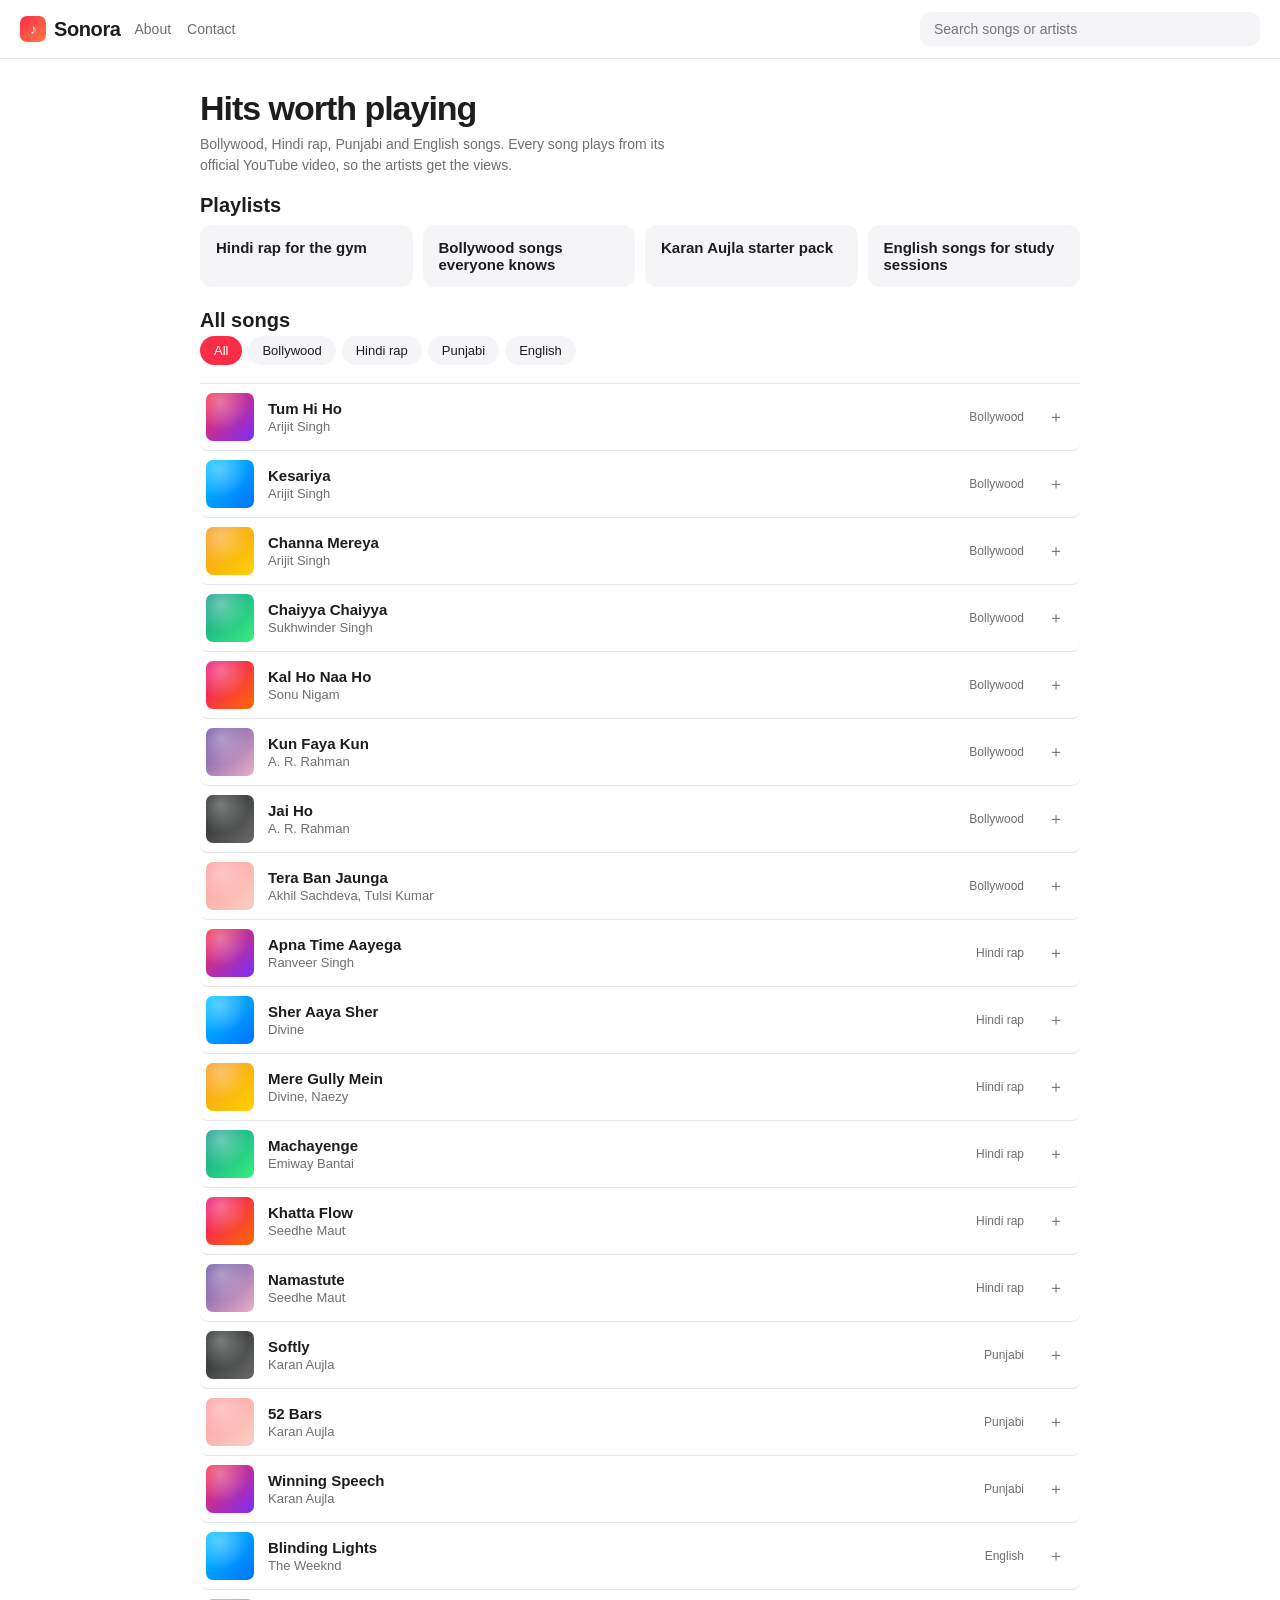
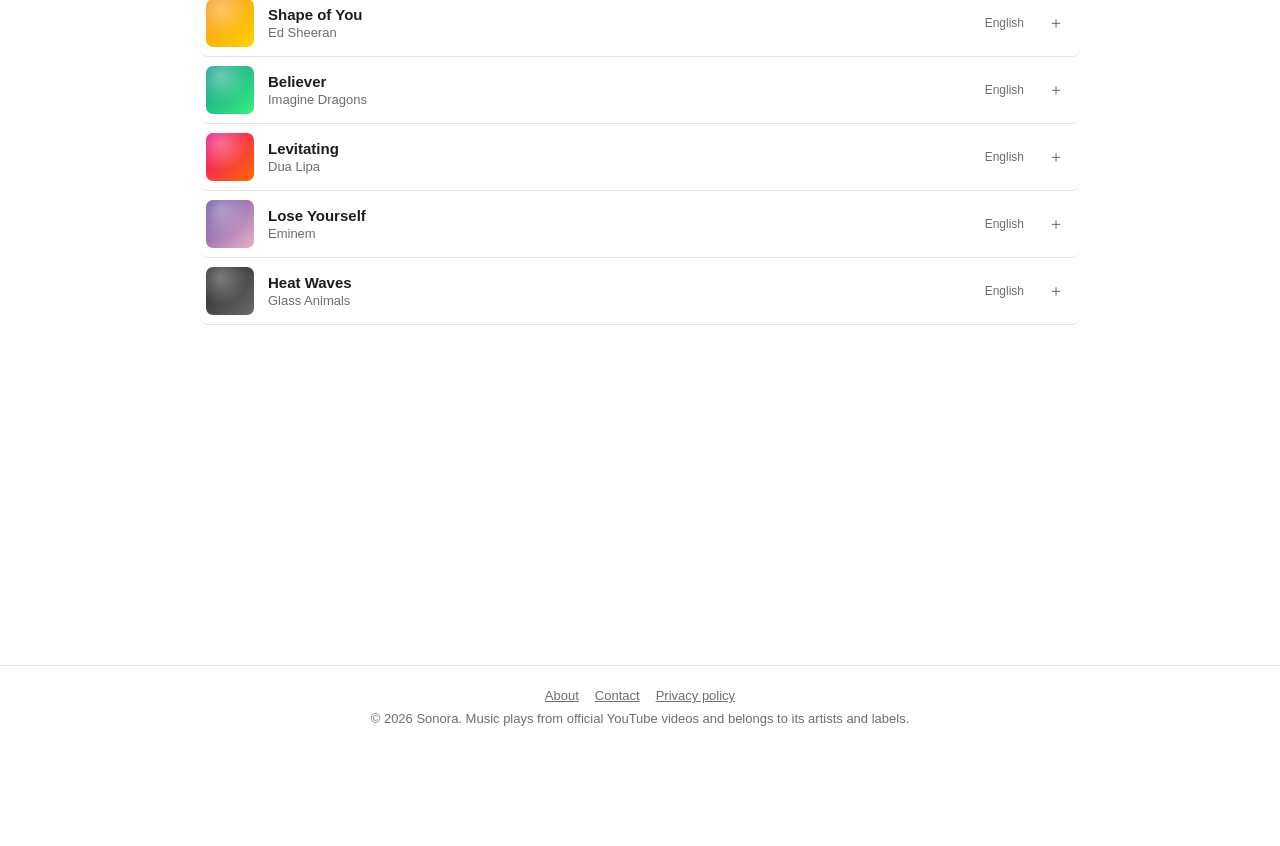
<file: index.html>
<!DOCTYPE html>
<html lang="en">
<head>
<meta charset="utf-8">
<meta name="viewport" content="width=device-width, initial-scale=1, viewport-fit=cover">
<title>Sonora – Bollywood, Hindi rap, Punjabi and English hits</title>
<meta name="description" content="Browse and play Bollywood, Hindi rap, Punjabi and English songs from official YouTube videos.">
<style>
:root{--bg:#fff;--panel:#f5f5f7;--text:#1d1d1f;--sub:#6e6e73;--line:#e5e5ea;--acc:#fa2d48;color-scheme:light}
@media(prefers-color-scheme:dark){:root{--bg:#000;--panel:#1c1c1e;--text:#f5f5f7;--sub:#98989d;--line:#2c2c2e;color-scheme:dark}}
*{box-sizing:border-box;margin:0}
html,body{background:var(--bg);color:var(--text);font-family:-apple-system,BlinkMacSystemFont,"SF Pro Display","Inter","Segoe UI",Roboto,sans-serif;-webkit-font-smoothing:antialiased}
body{padding-top:env(safe-area-inset-top,0px)}
button,input{font:inherit;color:inherit}
button{background:none;border:0;cursor:pointer}
:focus-visible{outline:2px solid var(--acc);outline-offset:2px}
header{position:sticky;top:0;z-index:5;display:flex;gap:14px;align-items:center;padding:12px 20px;background:color-mix(in srgb,var(--bg) 85%,transparent);backdrop-filter:blur(20px);-webkit-backdrop-filter:blur(20px);border-bottom:1px solid var(--line)}
.logo{display:flex;gap:8px;align-items:center;font-weight:700;font-size:20px;letter-spacing:-.02em}
.logo i{width:26px;height:26px;border-radius:7px;background:linear-gradient(135deg,#fa2d48,#ff7a45);display:grid;place-items:center;color:#fff;font-style:normal;font-size:14px}
#q{flex:1;max-width:340px;margin-left:auto;padding:9px 14px;border-radius:10px;border:0;background:var(--panel);font-size:14px}
main{max-width:920px;margin:0 auto;padding:30px 20px 340px}
h1{font-size:34px;letter-spacing:-.03em}
.sub{color:var(--sub);font-size:14px;margin:6px 0 18px;max-width:60ch;line-height:1.5}
.chip{padding:7px 14px;border-radius:99px;background:var(--panel);font-size:13px;margin:0 6px 8px 0}
.chip.on{background:var(--acc);color:#fff}
.list{border-top:1px solid var(--line);margin-top:10px}
.row{display:grid;grid-template-columns:48px 1fr auto 36px;gap:14px;align-items:center;width:100%;text-align:left;padding:9px 6px;border-bottom:1px solid var(--line);border-radius:8px}
.row:hover{background:var(--panel)}
.row.on b{color:var(--acc)}
.art{width:48px;aspect-ratio:1;border-radius:7px;position:relative;overflow:hidden}
.art::after{content:"";position:absolute;inset:0;background:radial-gradient(circle at 30% 20%,rgba(255,255,255,.35),transparent 55%)}
.row b{display:block;font-size:15px;font-weight:600}
.row span{font-size:13px;color:var(--sub)}
.row .g{font-size:12px}
.row .st{font-size:16px;text-align:center}
.empty{padding:24px 0;color:var(--sub)}
#panel{position:fixed;right:0;bottom:0;left:0;z-index:9;padding:14px 18px calc(14px + env(safe-area-inset-bottom,0px));background:color-mix(in srgb,var(--panel) 92%,transparent);backdrop-filter:blur(24px);-webkit-backdrop-filter:blur(24px);border-top:1px solid var(--line)}
#panel .in{max-width:920px;margin:0 auto;display:grid;gap:10px}
#panel .top{display:flex;justify-content:space-between;gap:10px;align-items:center}
#panel b{font-size:15px}
#panel .s{font-size:13px;color:var(--sub)}
.vid{position:relative;aspect-ratio:16/9;max-height:220px;width:100%;margin:0 auto;border-radius:10px;overflow:hidden;background:#000}
.vid iframe{position:absolute;inset:0;width:100%;height:100%;border:0}
.paste{display:flex;gap:8px;flex-wrap:wrap}
.paste input{flex:1;min-width:180px;padding:10px 12px;border-radius:10px;border:1px solid var(--line);background:var(--bg);font-size:14px}
.btn{padding:10px 16px;border-radius:10px;background:var(--acc);color:#fff;font-weight:600;font-size:14px;text-decoration:none;display:inline-block}
.btn.alt{background:var(--bg);color:var(--text);border:1px solid var(--line)}
.x{font-size:20px;color:var(--sub);padding:0 6px}
@media(min-width:760px){#panel{left:auto;width:400px;border-left:1px solid var(--line);border-radius:14px 0 0 0}}
@media(max-width:560px){.row{grid-template-columns:48px 1fr 32px}.row .g{display:none}h1{font-size:28px}}
.pl{display:grid;grid-template-columns:repeat(auto-fill,minmax(210px,1fr));gap:10px;margin:8px 0 22px}.pl a{padding:14px 16px;border-radius:12px;background:var(--panel);color:var(--text);text-decoration:none;font-weight:600;font-size:15px}.pl a:hover{color:var(--acc)}footer{border-top:1px solid var(--line);padding:22px 20px 120px;text-align:center;font-size:13px;color:var(--sub)}footer a{color:var(--sub);margin:0 8px}</style>
</head>
<body>
<header><div class="logo"><i>♪</i>Sonora</div><nav style="display:flex;gap:16px;font-size:14px"><a href="/about.html" style="color:var(--sub);text-decoration:none">About</a><a href="/contact.html" style="color:var(--sub);text-decoration:none">Contact</a></nav><input id="q" type="search" placeholder="Search songs or artists" aria-label="Search"></header>
<main>
 <h1>Hits worth playing</h1>
 <p class="sub">Bollywood, Hindi rap, Punjabi and English songs. Every song plays from its official YouTube video, so the artists get the views.</p>
 <!-- Google AdSense: paste your ad code here once your site is approved -->
 <h2 style="font-size:20px;margin:6px 0 4px">Playlists</h2><div class="pl"><a href="/gym-hindi-rap.html">Hindi rap for the gym</a><a href="/bollywood-classics.html">Bollywood songs everyone knows</a><a href="/karan-aujla-starter-pack.html">Karan Aujla starter pack</a><a href="/english-songs-to-focus.html">English songs for study sessions</a></div><h2 style="font-size:20px;margin:18px 0 4px">All songs</h2><div id="chips"></div>
 <div id="list"></div>
</main><footer><a href="/about.html">About</a><a href="/contact.html">Contact</a><a href="/privacy.html">Privacy policy</a><p style="margin:8px 0 0">© 2026 Sonora. Music plays from official YouTube videos and belongs to its artists and labels.</p></footer>
<div id="panel" hidden><div class="in" id="pin"></div></div>
<script>
var Y=[['Tum Hi Ho','Arijit Singh','Bollywood'],['Kesariya','Arijit Singh','Bollywood'],['Channa Mereya','Arijit Singh','Bollywood'],['Chaiyya Chaiyya','Sukhwinder Singh','Bollywood'],['Kal Ho Naa Ho','Sonu Nigam','Bollywood'],['Kun Faya Kun','A. R. Rahman','Bollywood'],['Jai Ho','A. R. Rahman','Bollywood'],['Tera Ban Jaunga','Akhil Sachdeva, Tulsi Kumar','Bollywood'],['Apna Time Aayega','Ranveer Singh','Hindi rap'],['Sher Aaya Sher','Divine','Hindi rap'],['Mere Gully Mein','Divine, Naezy','Hindi rap'],['Machayenge','Emiway Bantai','Hindi rap'],['Khatta Flow','Seedhe Maut','Hindi rap'],['Namastute','Seedhe Maut','Hindi rap'],['Softly','Karan Aujla','Punjabi'],['52 Bars','Karan Aujla','Punjabi'],['Winning Speech','Karan Aujla','Punjabi'],['Blinding Lights','The Weeknd','English'],['Shape of You','Ed Sheeran','English'],['Believer','Imagine Dragons','English'],['Levitating','Dua Lipa','English'],['Lose Yourself','Eminem','English'],['Heat Waves','Glass Animals','English']];
var C=[["#fa2d48","#7b2ff7"],["#00c6ff","#0072ff"],["#f7971e","#ffd200"],["#11998e","#38ef7d"],["#ee0979","#ff6a00"],["#654ea3","#eaafc8"],["#232526","#6a6a6a"],["#ff9a9e","#fad0c4"]];
var S={};try{S=JSON.parse(localStorage.getItem('sonora-ids')||'{}')}catch(e){}
var gen='All',cur=-1,GS=['All','Bollywood','Hindi rap','Punjabi','English'];
function save(){try{localStorage.setItem('sonora-ids',JSON.stringify(S))}catch(e){}}
function esc(s){return s.replace(/[&<>"]/g,function(c){return{'&':'&amp;','<':'&lt;','>':'&gt;','"':'&quot;'}[c]})}
function render(){
 var q=document.getElementById('q').value.toLowerCase();
 document.getElementById('chips').innerHTML=GS.map(function(g){return '<button class="chip'+(g===gen?' on':'')+'" data-g="'+g+'">'+g+'</button>'}).join('');
 var l=Y.map(function(y,i){return{y:y,i:i}}).filter(function(o){return(gen==='All'||o.y[2]===gen)&&(o.y.join(' ').toLowerCase().indexOf(q)>-1)});
 document.getElementById('list').innerHTML=l.length?'<div class="list">'+l.map(function(o){var c=C[o.i%C.length];return '<button class="row'+(o.i===cur?' on':'')+'" data-i="'+o.i+'"><div class="art" style="background:linear-gradient(135deg,'+c[0]+','+c[1]+')"></div><div><b>'+esc(o.y[0])+'</b><span>'+esc(o.y[1])+'</span></div><span class="g">'+o.y[2]+'</span><span class="st">'+(S[o.i]?'▶':'＋')+'</span></button>'}).join('')+'</div>':'<p class="empty">No songs found.</p>'}
function openP(i){
 cur=i;var y=Y[i],p=document.getElementById('panel'),h='';
 var top='<div class="top"><div><b>'+esc(y[0])+'</b><div class="s">'+esc(y[1])+'</div></div><button class="x" id="cl" aria-label="Close">✕</button></div>';
 var url='https://www.youtube.com/results?search_query='+encodeURIComponent(y[0]+' '+y[1]+' official');
 if(S[i]){h=top+'<div class="vid"><iframe src="https://www.youtube-nocookie.com/embed/'+S[i]+'?autoplay=1&rel=0" allow="autoplay; encrypted-media; picture-in-picture; fullscreen" allowfullscreen title="'+esc(y[0])+'"></iframe></div><div class="paste"><a class="btn alt" target="_blank" rel="noopener" href="https://www.youtube.com/watch?v='+S[i]+'">Open on YouTube</a><button class="btn alt" id="chg">Change video</button></div><div class="s">If the video says it can’t be played here, the label turned off embedding. Use Open on YouTube.</div>'}
 else{h=top+'<div class="s">Find the official video on YouTube, copy its link, then paste it below.</div><div class="paste"><a class="btn alt" target="_blank" rel="noopener" href="'+url+'">Find on YouTube</a></div><div class="paste"><input id="lk" placeholder="Paste the YouTube link here" aria-label="YouTube link"><button class="btn" id="sv">Play</button></div><div class="s" id="er"></div>'}
 document.getElementById('pin').innerHTML=h;p.hidden=false;render()}
function vid(u){var m=u.match(/(?:v=|youtu\.be\/|embed\/|shorts\/)([\w-]{11})/);return m?m[1]:null}
document.addEventListener('click',function(e){var t=e.target;
 var g=t.closest('[data-g]');if(g){gen=g.dataset.g;return render()}
 var r=t.closest('[data-i]');if(r)return openP(+r.dataset.i);
 if(t.id==='cl'){document.getElementById('panel').hidden=true;cur=-1;render()}
 if(t.id==='chg'){delete S[cur];save();openP(cur)}
 if(t.id==='sv'){var id=vid(document.getElementById('lk').value.trim());if(!id){document.getElementById('er').textContent='That doesn’t look like a YouTube link. Copy the link from the video’s Share button.';return}S[cur]=id;save();openP(cur)}});
document.getElementById('q').oninput=render;
render();
</script>
</body>
</html>
</file>
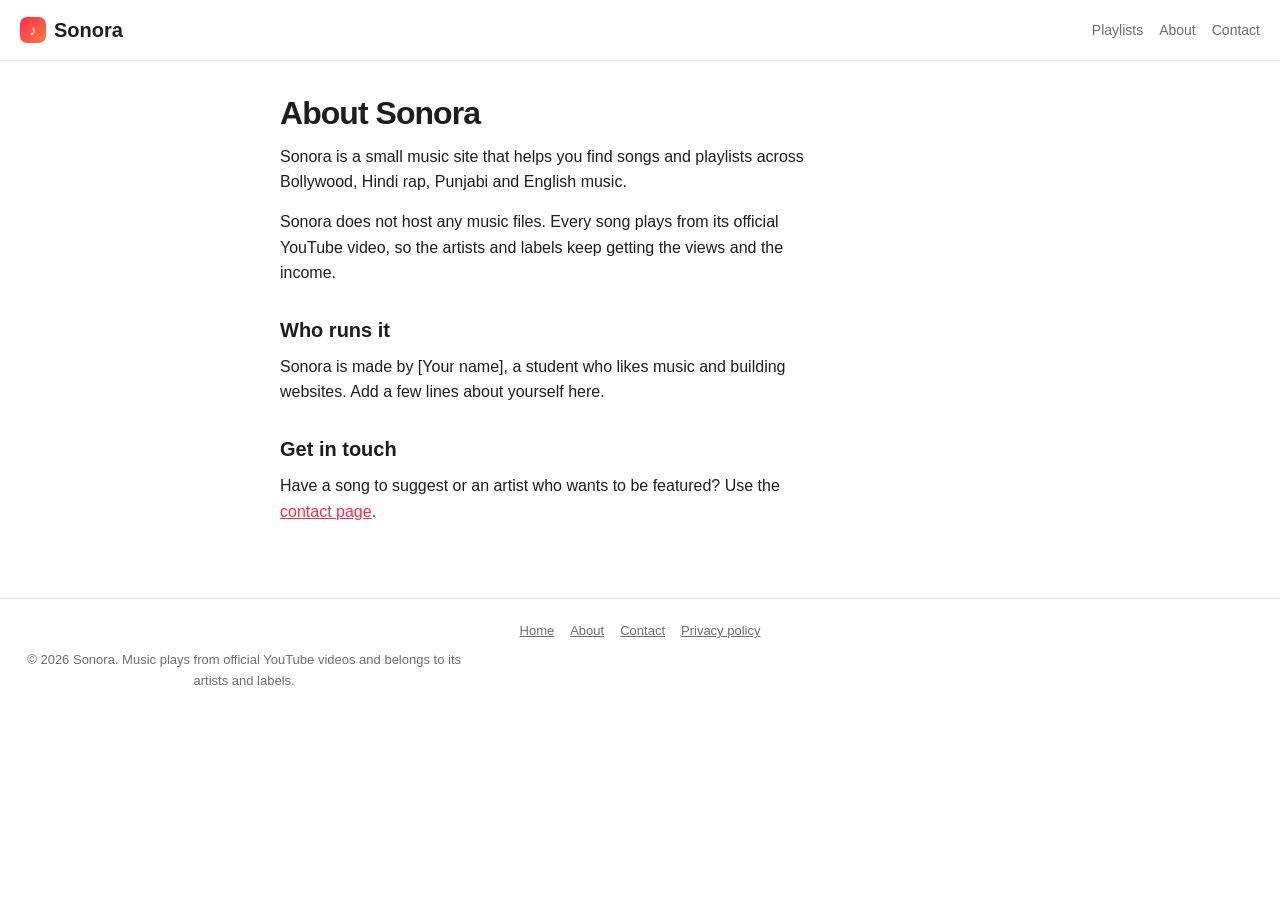
<file: about.html>
<!DOCTYPE html><html lang="en"><head><meta charset="utf-8"><meta name="viewport" content="width=device-width, initial-scale=1, viewport-fit=cover"><title>About | Sonora</title><meta name="description" content="About Sonora, a simple way to find and play Bollywood, Hindi rap, Punjabi and English songs."><link rel="stylesheet" href="/style.css"></head><body><header><a class="logo" href="/"><i>♪</i>Sonora</a><nav><a href="/gym-hindi-rap.html">Playlists</a><a href="/about.html">About</a><a href="/contact.html">Contact</a></nav></header><main><h1>About Sonora</h1><p>Sonora is a small music site that helps you find songs and playlists across Bollywood, Hindi rap, Punjabi and English music.</p><p>Sonora does not host any music files. Every song plays from its official YouTube video, so the artists and labels keep getting the views and the income.</p><h2>Who runs it</h2><p>Sonora is made by [Your name], a student who likes music and building websites. Add a few lines about yourself here.</p><h2>Get in touch</h2><p>Have a song to suggest or an artist who wants to be featured? Use the <a href="/contact.html">contact page</a>.</p></main><footer><a href="/">Home</a><a href="/about.html">About</a><a href="/contact.html">Contact</a><a href="/privacy.html">Privacy policy</a><p style="margin:8px 0 0">© 2026 Sonora. Music plays from official YouTube videos and belongs to its artists and labels.</p></footer></body></html>
</file>
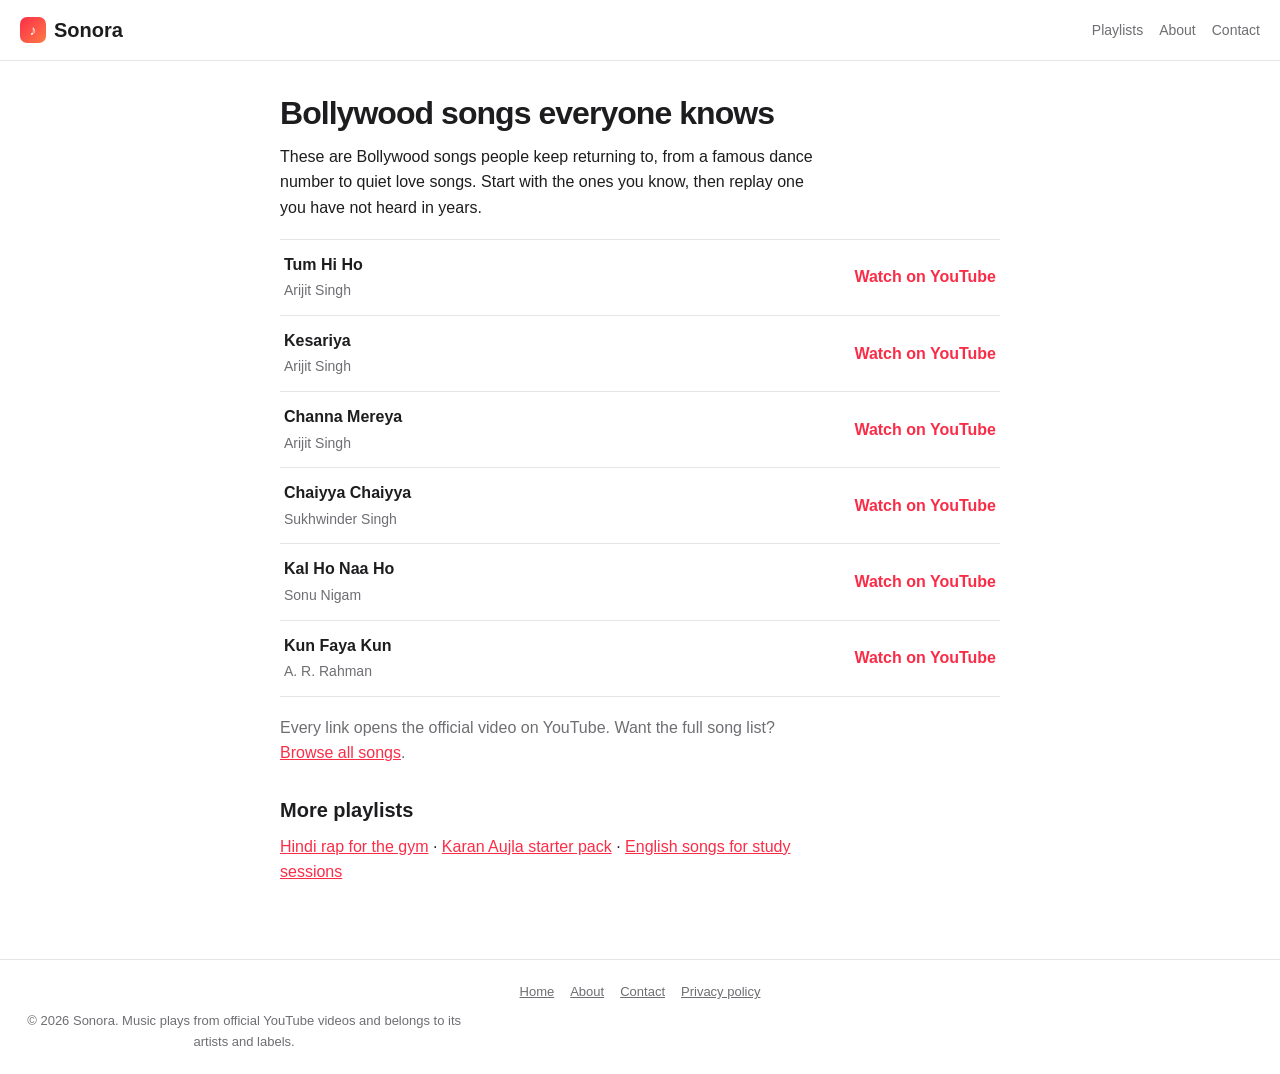
<file: bollywood-classics.html>
<!DOCTYPE html><html lang="en"><head><meta charset="utf-8"><meta name="viewport" content="width=device-width, initial-scale=1, viewport-fit=cover"><title>Bollywood songs everyone knows | Sonora</title><meta name="description" content="Bollywood songs people keep coming back to, from dance numbers to love songs, with official video links."><link rel="stylesheet" href="/style.css"></head><body><header><a class="logo" href="/"><i>♪</i>Sonora</a><nav><a href="/gym-hindi-rap.html">Playlists</a><a href="/about.html">About</a><a href="/contact.html">Contact</a></nav></header><main><h1>Bollywood songs everyone knows</h1><p>These are Bollywood songs people keep returning to, from a famous dance number to quiet love songs. Start with the ones you know, then replay one you have not heard in years.</p><ul class="songs"><li><div><b>Tum Hi Ho</b><span>Arijit Singh</span></div><a target="_blank" rel="noopener" href="https://www.youtube.com/results?search_query=Tum+Hi+Ho+Arijit+Singh+official">Watch on YouTube</a></li><li><div><b>Kesariya</b><span>Arijit Singh</span></div><a target="_blank" rel="noopener" href="https://www.youtube.com/results?search_query=Kesariya+Arijit+Singh+official">Watch on YouTube</a></li><li><div><b>Channa Mereya</b><span>Arijit Singh</span></div><a target="_blank" rel="noopener" href="https://www.youtube.com/results?search_query=Channa+Mereya+Arijit+Singh+official">Watch on YouTube</a></li><li><div><b>Chaiyya Chaiyya</b><span>Sukhwinder Singh</span></div><a target="_blank" rel="noopener" href="https://www.youtube.com/results?search_query=Chaiyya+Chaiyya+Sukhwinder+Singh+official">Watch on YouTube</a></li><li><div><b>Kal Ho Naa Ho</b><span>Sonu Nigam</span></div><a target="_blank" rel="noopener" href="https://www.youtube.com/results?search_query=Kal+Ho+Naa+Ho+Sonu+Nigam+official">Watch on YouTube</a></li><li><div><b>Kun Faya Kun</b><span>A. R. Rahman</span></div><a target="_blank" rel="noopener" href="https://www.youtube.com/results?search_query=Kun+Faya+Kun+A.+R.+Rahman+official">Watch on YouTube</a></li></ul><p class="sub">Every link opens the official video on YouTube. Want the full song list? <a href="/">Browse all songs</a>.</p><h2>More playlists</h2><p><a href="/gym-hindi-rap.html">Hindi rap for the gym</a> · <a href="/karan-aujla-starter-pack.html">Karan Aujla starter pack</a> · <a href="/english-songs-to-focus.html">English songs for study sessions</a></p></main><footer><a href="/">Home</a><a href="/about.html">About</a><a href="/contact.html">Contact</a><a href="/privacy.html">Privacy policy</a><p style="margin:8px 0 0">© 2026 Sonora. Music plays from official YouTube videos and belongs to its artists and labels.</p></footer></body></html>
</file>
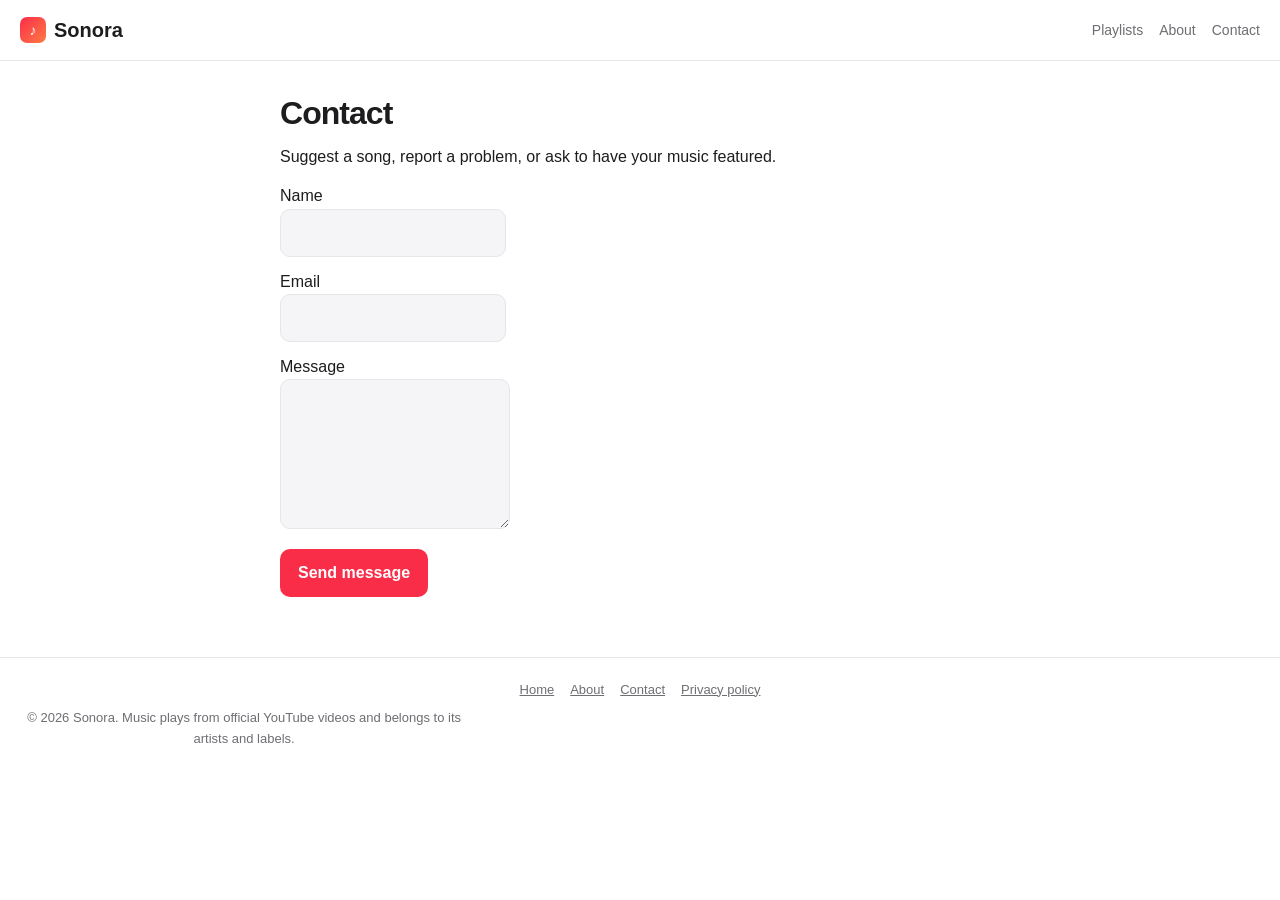
<file: contact.html>
<!DOCTYPE html><html lang="en"><head><meta charset="utf-8"><meta name="viewport" content="width=device-width, initial-scale=1, viewport-fit=cover"><title>Contact | Sonora</title><meta name="description" content="Contact Sonora to suggest a song or get an artist featured."><link rel="stylesheet" href="/style.css"></head><body><header><a class="logo" href="/"><i>♪</i>Sonora</a><nav><a href="/gym-hindi-rap.html">Playlists</a><a href="/about.html">About</a><a href="/contact.html">Contact</a></nav></header><main><h1>Contact</h1><p>Suggest a song, report a problem, or ask to have your music featured.</p><form name="contact" method="POST" data-netlify="true"><input type="hidden" name="form-name" value="contact"><label>Name<br><input name="name" required></label><label>Email<br><input type="email" name="email" required></label><label>Message<br><textarea name="message" rows="5" required></textarea></label><button type="submit">Send message</button></form></main><footer><a href="/">Home</a><a href="/about.html">About</a><a href="/contact.html">Contact</a><a href="/privacy.html">Privacy policy</a><p style="margin:8px 0 0">© 2026 Sonora. Music plays from official YouTube videos and belongs to its artists and labels.</p></footer></body></html>
</file>
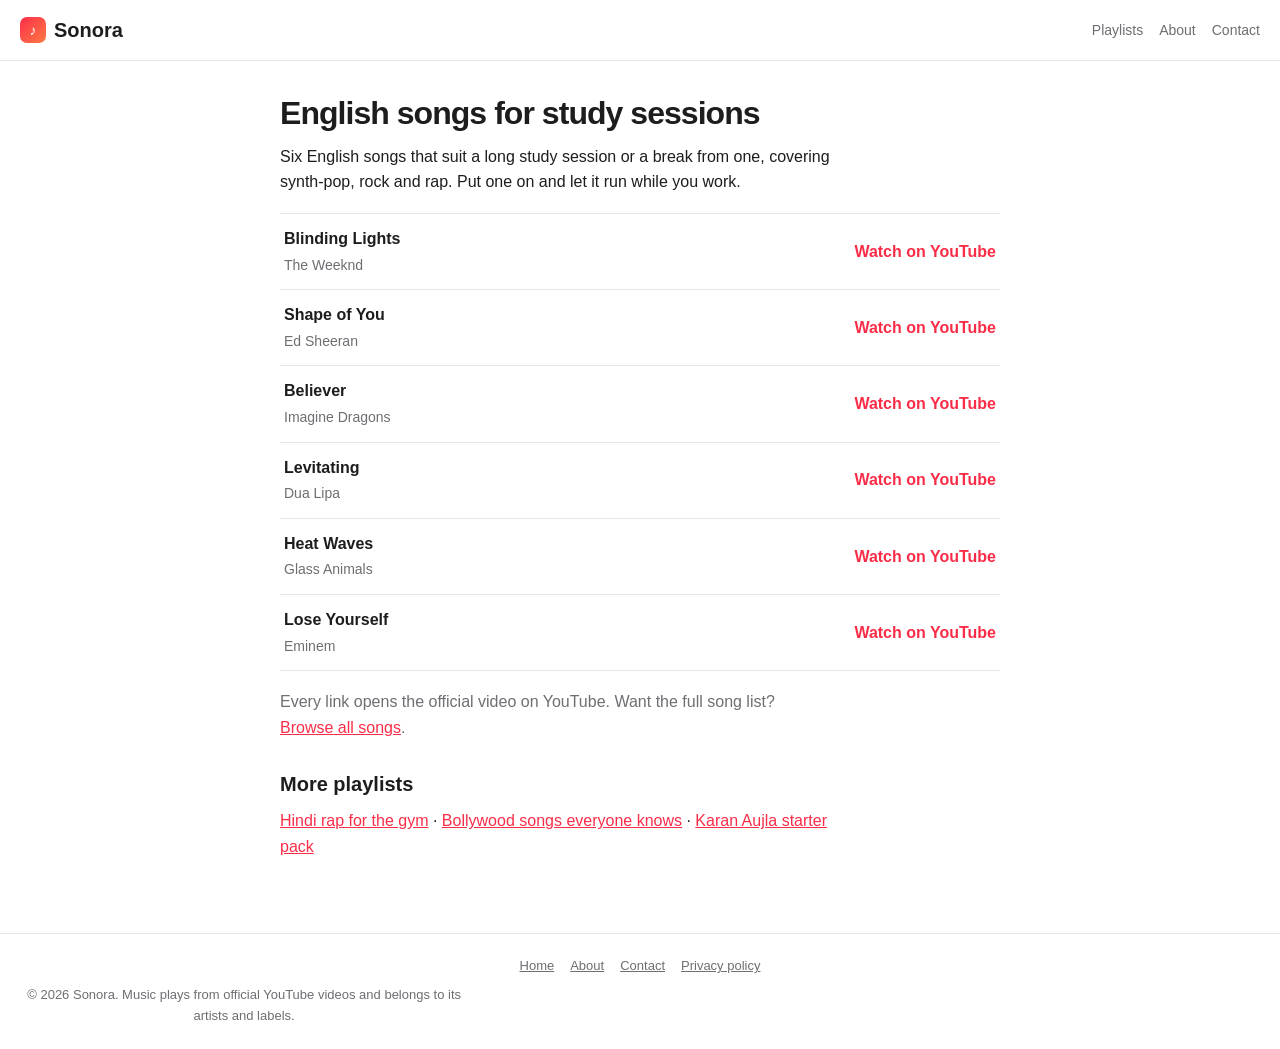
<file: english-songs-to-focus.html>
<!DOCTYPE html><html lang="en"><head><meta charset="utf-8"><meta name="viewport" content="width=device-width, initial-scale=1, viewport-fit=cover"><title>English songs for study sessions | Sonora</title><meta name="description" content="Six English songs for studying or unwinding, with links to the official videos."><link rel="stylesheet" href="/style.css"></head><body><header><a class="logo" href="/"><i>♪</i>Sonora</a><nav><a href="/gym-hindi-rap.html">Playlists</a><a href="/about.html">About</a><a href="/contact.html">Contact</a></nav></header><main><h1>English songs for study sessions</h1><p>Six English songs that suit a long study session or a break from one, covering synth-pop, rock and rap. Put one on and let it run while you work.</p><ul class="songs"><li><div><b>Blinding Lights</b><span>The Weeknd</span></div><a target="_blank" rel="noopener" href="https://www.youtube.com/results?search_query=Blinding+Lights+The+Weeknd+official">Watch on YouTube</a></li><li><div><b>Shape of You</b><span>Ed Sheeran</span></div><a target="_blank" rel="noopener" href="https://www.youtube.com/results?search_query=Shape+of+You+Ed+Sheeran+official">Watch on YouTube</a></li><li><div><b>Believer</b><span>Imagine Dragons</span></div><a target="_blank" rel="noopener" href="https://www.youtube.com/results?search_query=Believer+Imagine+Dragons+official">Watch on YouTube</a></li><li><div><b>Levitating</b><span>Dua Lipa</span></div><a target="_blank" rel="noopener" href="https://www.youtube.com/results?search_query=Levitating+Dua+Lipa+official">Watch on YouTube</a></li><li><div><b>Heat Waves</b><span>Glass Animals</span></div><a target="_blank" rel="noopener" href="https://www.youtube.com/results?search_query=Heat+Waves+Glass+Animals+official">Watch on YouTube</a></li><li><div><b>Lose Yourself</b><span>Eminem</span></div><a target="_blank" rel="noopener" href="https://www.youtube.com/results?search_query=Lose+Yourself+Eminem+official">Watch on YouTube</a></li></ul><p class="sub">Every link opens the official video on YouTube. Want the full song list? <a href="/">Browse all songs</a>.</p><h2>More playlists</h2><p><a href="/gym-hindi-rap.html">Hindi rap for the gym</a> · <a href="/bollywood-classics.html">Bollywood songs everyone knows</a> · <a href="/karan-aujla-starter-pack.html">Karan Aujla starter pack</a></p></main><footer><a href="/">Home</a><a href="/about.html">About</a><a href="/contact.html">Contact</a><a href="/privacy.html">Privacy policy</a><p style="margin:8px 0 0">© 2026 Sonora. Music plays from official YouTube videos and belongs to its artists and labels.</p></footer></body></html>
</file>
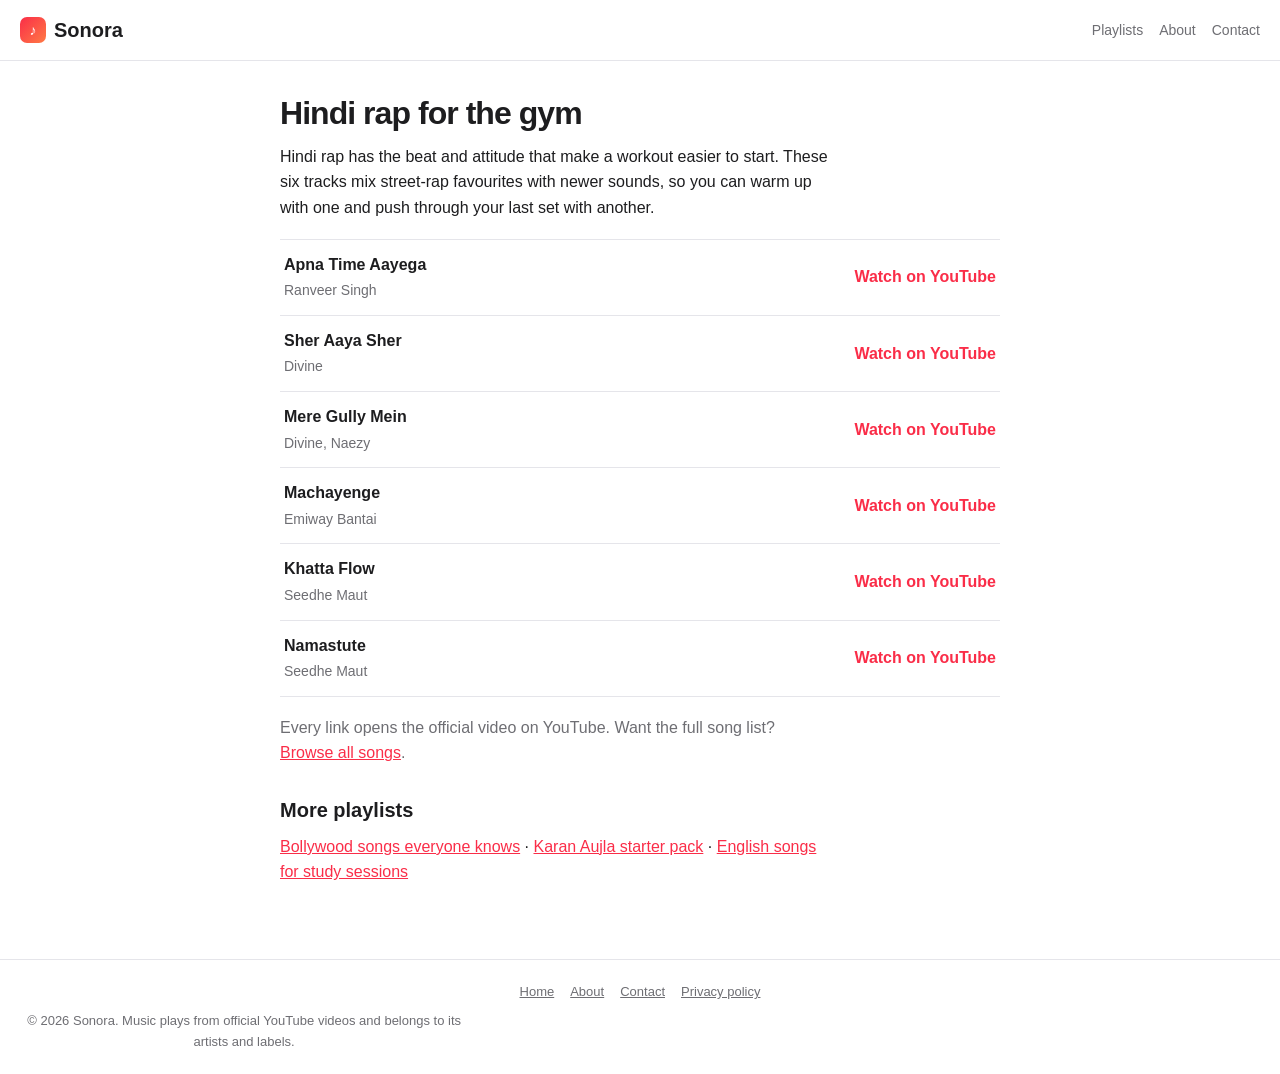
<file: gym-hindi-rap.html>
<!DOCTYPE html><html lang="en"><head><meta charset="utf-8"><meta name="viewport" content="width=device-width, initial-scale=1, viewport-fit=cover"><title>Hindi rap for the gym | Sonora</title><meta name="description" content="Six Hindi rap tracks to keep your workout moving, with links to the official videos."><link rel="stylesheet" href="/style.css"></head><body><header><a class="logo" href="/"><i>♪</i>Sonora</a><nav><a href="/gym-hindi-rap.html">Playlists</a><a href="/about.html">About</a><a href="/contact.html">Contact</a></nav></header><main><h1>Hindi rap for the gym</h1><p>Hindi rap has the beat and attitude that make a workout easier to start. These six tracks mix street-rap favourites with newer sounds, so you can warm up with one and push through your last set with another.</p><ul class="songs"><li><div><b>Apna Time Aayega</b><span>Ranveer Singh</span></div><a target="_blank" rel="noopener" href="https://www.youtube.com/results?search_query=Apna+Time+Aayega+Ranveer+Singh+official">Watch on YouTube</a></li><li><div><b>Sher Aaya Sher</b><span>Divine</span></div><a target="_blank" rel="noopener" href="https://www.youtube.com/results?search_query=Sher+Aaya+Sher+Divine+official">Watch on YouTube</a></li><li><div><b>Mere Gully Mein</b><span>Divine, Naezy</span></div><a target="_blank" rel="noopener" href="https://www.youtube.com/results?search_query=Mere+Gully+Mein+Divine%2C+Naezy+official">Watch on YouTube</a></li><li><div><b>Machayenge</b><span>Emiway Bantai</span></div><a target="_blank" rel="noopener" href="https://www.youtube.com/results?search_query=Machayenge+Emiway+Bantai+official">Watch on YouTube</a></li><li><div><b>Khatta Flow</b><span>Seedhe Maut</span></div><a target="_blank" rel="noopener" href="https://www.youtube.com/results?search_query=Khatta+Flow+Seedhe+Maut+official">Watch on YouTube</a></li><li><div><b>Namastute</b><span>Seedhe Maut</span></div><a target="_blank" rel="noopener" href="https://www.youtube.com/results?search_query=Namastute+Seedhe+Maut+official">Watch on YouTube</a></li></ul><p class="sub">Every link opens the official video on YouTube. Want the full song list? <a href="/">Browse all songs</a>.</p><h2>More playlists</h2><p><a href="/bollywood-classics.html">Bollywood songs everyone knows</a> · <a href="/karan-aujla-starter-pack.html">Karan Aujla starter pack</a> · <a href="/english-songs-to-focus.html">English songs for study sessions</a></p></main><footer><a href="/">Home</a><a href="/about.html">About</a><a href="/contact.html">Contact</a><a href="/privacy.html">Privacy policy</a><p style="margin:8px 0 0">© 2026 Sonora. Music plays from official YouTube videos and belongs to its artists and labels.</p></footer></body></html>
</file>
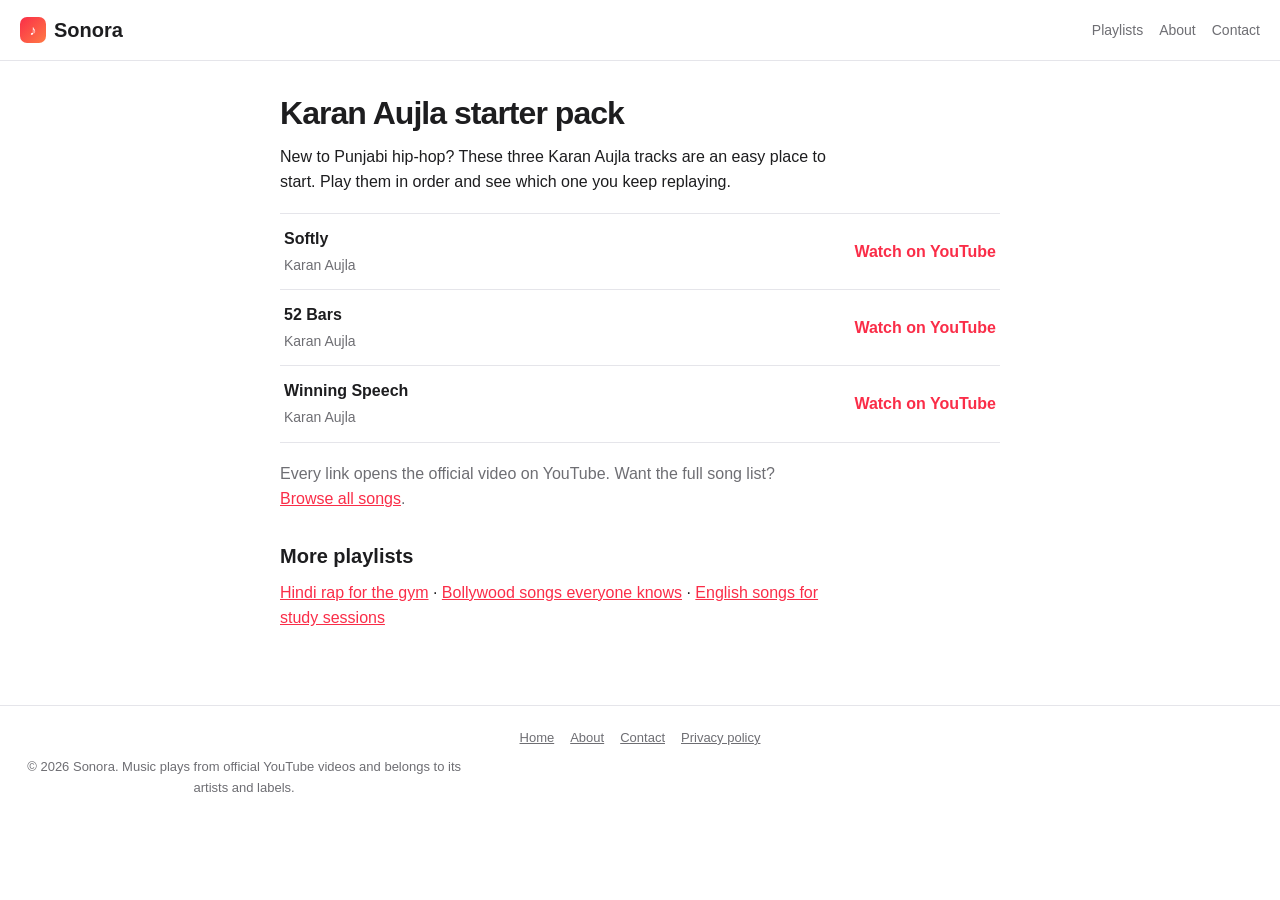
<file: karan-aujla-starter-pack.html>
<!DOCTYPE html><html lang="en"><head><meta charset="utf-8"><meta name="viewport" content="width=device-width, initial-scale=1, viewport-fit=cover"><title>Karan Aujla starter pack | Sonora</title><meta name="description" content="Three Karan Aujla songs to start with, with links to the official YouTube videos."><link rel="stylesheet" href="/style.css"></head><body><header><a class="logo" href="/"><i>♪</i>Sonora</a><nav><a href="/gym-hindi-rap.html">Playlists</a><a href="/about.html">About</a><a href="/contact.html">Contact</a></nav></header><main><h1>Karan Aujla starter pack</h1><p>New to Punjabi hip-hop? These three Karan Aujla tracks are an easy place to start. Play them in order and see which one you keep replaying.</p><ul class="songs"><li><div><b>Softly</b><span>Karan Aujla</span></div><a target="_blank" rel="noopener" href="https://www.youtube.com/results?search_query=Softly+Karan+Aujla+official">Watch on YouTube</a></li><li><div><b>52 Bars</b><span>Karan Aujla</span></div><a target="_blank" rel="noopener" href="https://www.youtube.com/results?search_query=52+Bars+Karan+Aujla+official">Watch on YouTube</a></li><li><div><b>Winning Speech</b><span>Karan Aujla</span></div><a target="_blank" rel="noopener" href="https://www.youtube.com/results?search_query=Winning+Speech+Karan+Aujla+official">Watch on YouTube</a></li></ul><p class="sub">Every link opens the official video on YouTube. Want the full song list? <a href="/">Browse all songs</a>.</p><h2>More playlists</h2><p><a href="/gym-hindi-rap.html">Hindi rap for the gym</a> · <a href="/bollywood-classics.html">Bollywood songs everyone knows</a> · <a href="/english-songs-to-focus.html">English songs for study sessions</a></p></main><footer><a href="/">Home</a><a href="/about.html">About</a><a href="/contact.html">Contact</a><a href="/privacy.html">Privacy policy</a><p style="margin:8px 0 0">© 2026 Sonora. Music plays from official YouTube videos and belongs to its artists and labels.</p></footer></body></html>
</file>
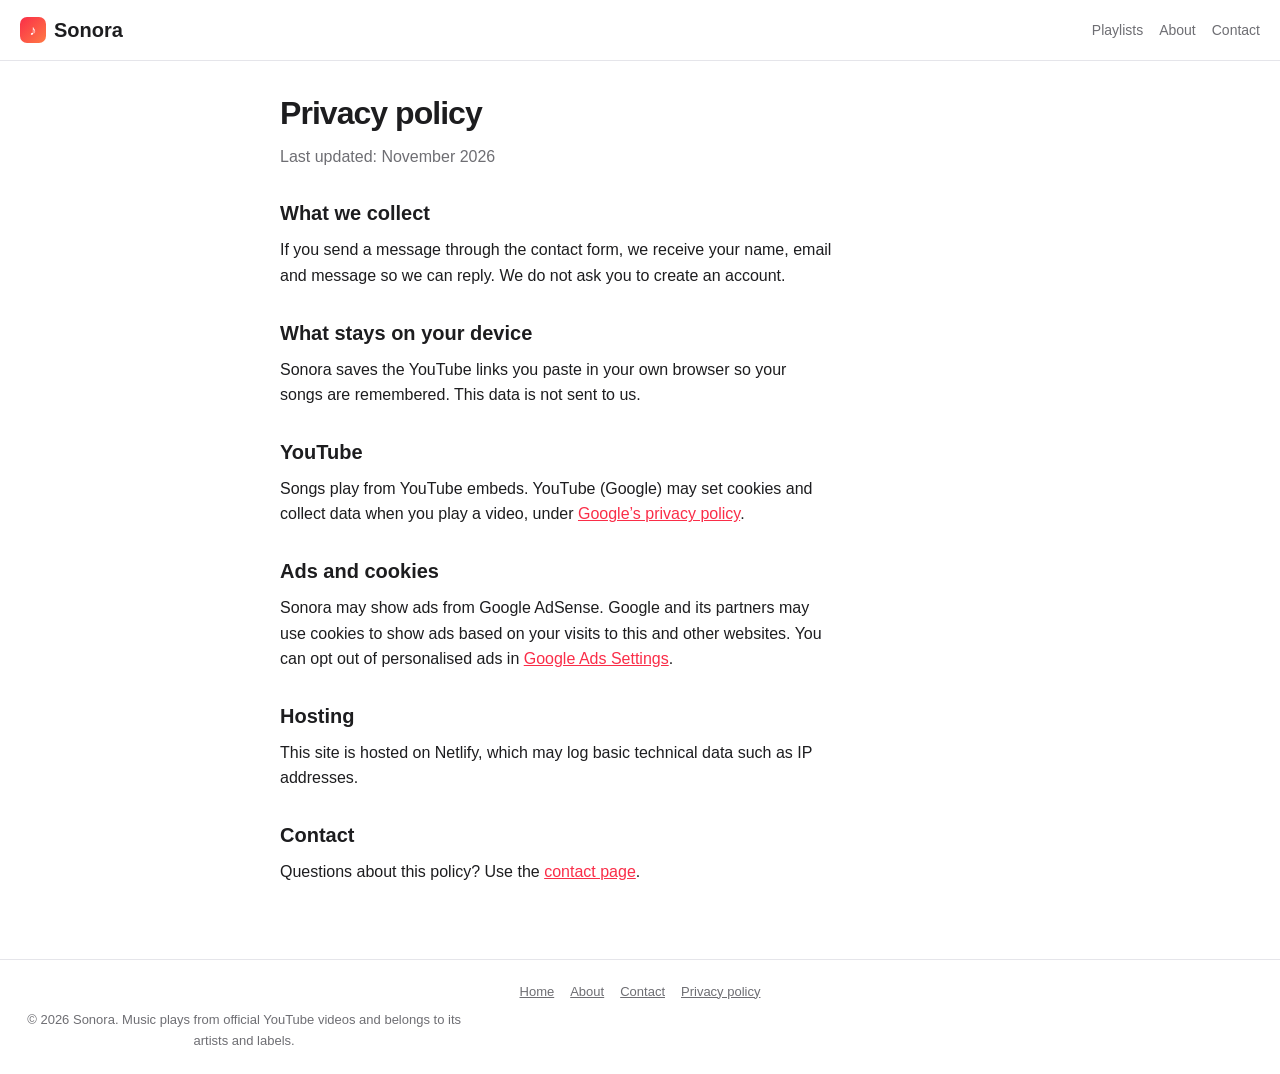
<file: privacy.html>
<!DOCTYPE html><html lang="en"><head><meta charset="utf-8"><meta name="viewport" content="width=device-width, initial-scale=1, viewport-fit=cover"><title>Privacy policy | Sonora</title><meta name="description" content="How Sonora handles visitor data, cookies, ads and embedded YouTube videos."><link rel="stylesheet" href="/style.css"></head><body><header><a class="logo" href="/"><i>♪</i>Sonora</a><nav><a href="/gym-hindi-rap.html">Playlists</a><a href="/about.html">About</a><a href="/contact.html">Contact</a></nav></header><main><h1>Privacy policy</h1><p class="sub">Last updated: November 2026</p><h2>What we collect</h2><p>If you send a message through the contact form, we receive your name, email and message so we can reply. We do not ask you to create an account.</p><h2>What stays on your device</h2><p>Sonora saves the YouTube links you paste in your own browser so your songs are remembered. This data is not sent to us.</p><h2>YouTube</h2><p>Songs play from YouTube embeds. YouTube (Google) may set cookies and collect data when you play a video, under <a href="https://policies.google.com/privacy">Google’s privacy policy</a>.</p><h2>Ads and cookies</h2><p>Sonora may show ads from Google AdSense. Google and its partners may use cookies to show ads based on your visits to this and other websites. You can opt out of personalised ads in <a href="https://adssettings.google.com">Google Ads Settings</a>.</p><h2>Hosting</h2><p>This site is hosted on Netlify, which may log basic technical data such as IP addresses.</p><h2>Contact</h2><p>Questions about this policy? Use the <a href="/contact.html">contact page</a>.</p></main><footer><a href="/">Home</a><a href="/about.html">About</a><a href="/contact.html">Contact</a><a href="/privacy.html">Privacy policy</a><p style="margin:8px 0 0">© 2026 Sonora. Music plays from official YouTube videos and belongs to its artists and labels.</p></footer></body></html>
</file>
<file: style.css>
:root{--bg:#fff;--panel:#f5f5f7;--text:#1d1d1f;--sub:#6e6e73;--line:#e5e5ea;--acc:#fa2d48;color-scheme:light}
@media(prefers-color-scheme:dark){:root{--bg:#000;--panel:#1c1c1e;--text:#f5f5f7;--sub:#98989d;--line:#2c2c2e;color-scheme:dark}}
*{box-sizing:border-box;margin:0}html,body{background:var(--bg);color:var(--text);font-family:-apple-system,BlinkMacSystemFont,"SF Pro Display","Inter","Segoe UI",Roboto,sans-serif;-webkit-font-smoothing:antialiased;line-height:1.6}
body{padding-top:env(safe-area-inset-top,0px);padding-bottom:env(safe-area-inset-bottom,0px)}
a{color:var(--acc)}header{display:flex;gap:18px;align-items:center;padding:14px 20px;border-bottom:1px solid var(--line)}
.logo{display:flex;gap:8px;align-items:center;font-weight:700;font-size:20px;color:var(--text);text-decoration:none}
.logo i{width:26px;height:26px;border-radius:7px;background:linear-gradient(135deg,#fa2d48,#ff7a45);display:grid;place-items:center;color:#fff;font-style:normal;font-size:14px}
header nav{margin-left:auto;font-size:14px;display:flex;gap:16px}header nav a{color:var(--sub);text-decoration:none}
main{max-width:760px;margin:0 auto;padding:34px 20px 60px}h1{font-size:32px;letter-spacing:-.03em;line-height:1.15;margin-bottom:12px}h2{font-size:20px;margin:28px 0 8px}
p{margin-bottom:14px;max-width:62ch}.sub{color:var(--sub)}
.songs{list-style:none;padding:0;border-top:1px solid var(--line);margin:18px 0}.songs li{display:flex;justify-content:space-between;gap:12px;padding:12px 4px;border-bottom:1px solid var(--line)}
.songs b{display:block}.songs span{color:var(--sub);font-size:14px}.songs a{align-self:center;font-weight:600;text-decoration:none;white-space:nowrap}
form{display:grid;gap:12px;max-width:460px}input,textarea{font:inherit;padding:10px 12px;border-radius:10px;border:1px solid var(--line);background:var(--panel);color:var(--text)}
button{font:inherit;padding:11px 18px;border:0;border-radius:10px;background:var(--acc);color:#fff;font-weight:600;cursor:pointer;justify-self:start}
footer{border-top:1px solid var(--line);padding:22px 20px;text-align:center;font-size:13px;color:var(--sub)}footer a{color:var(--sub);margin:0 8px}
:focus-visible{outline:2px solid var(--acc);outline-offset:2px}
</file>
